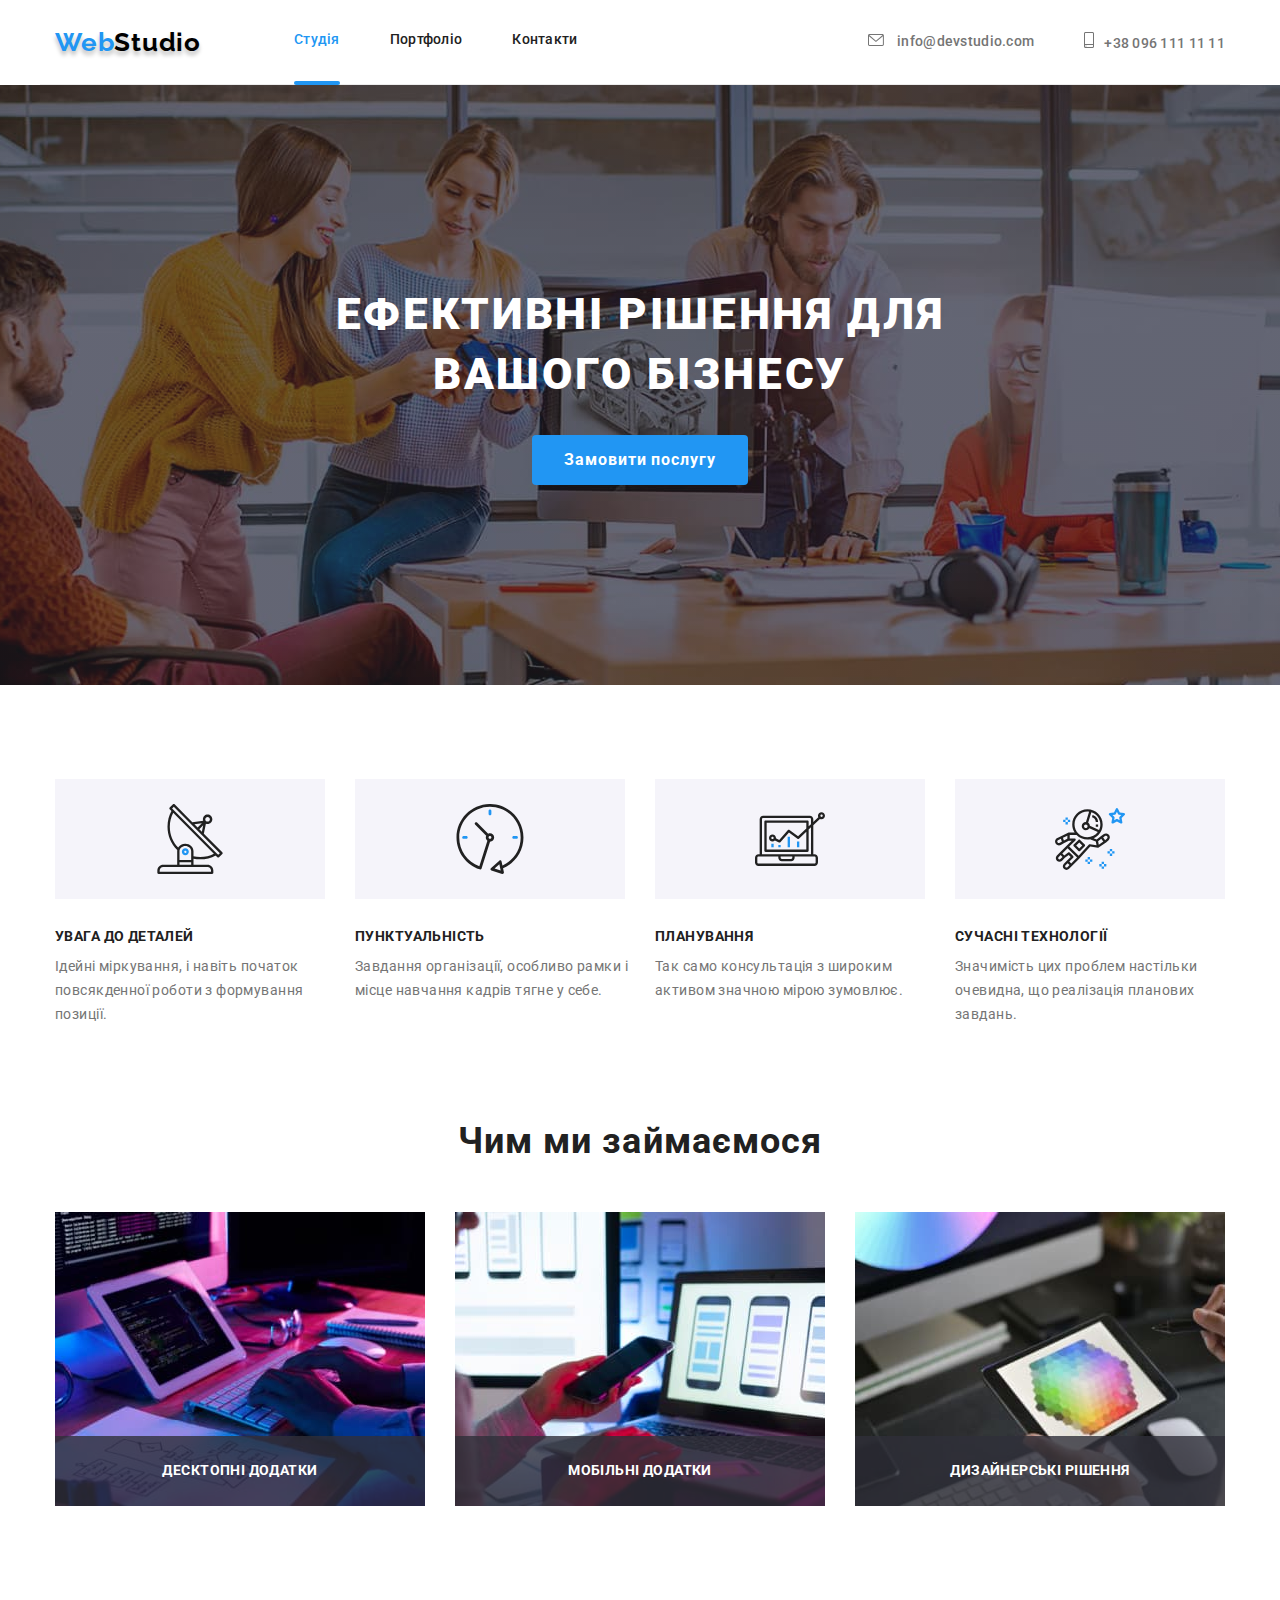
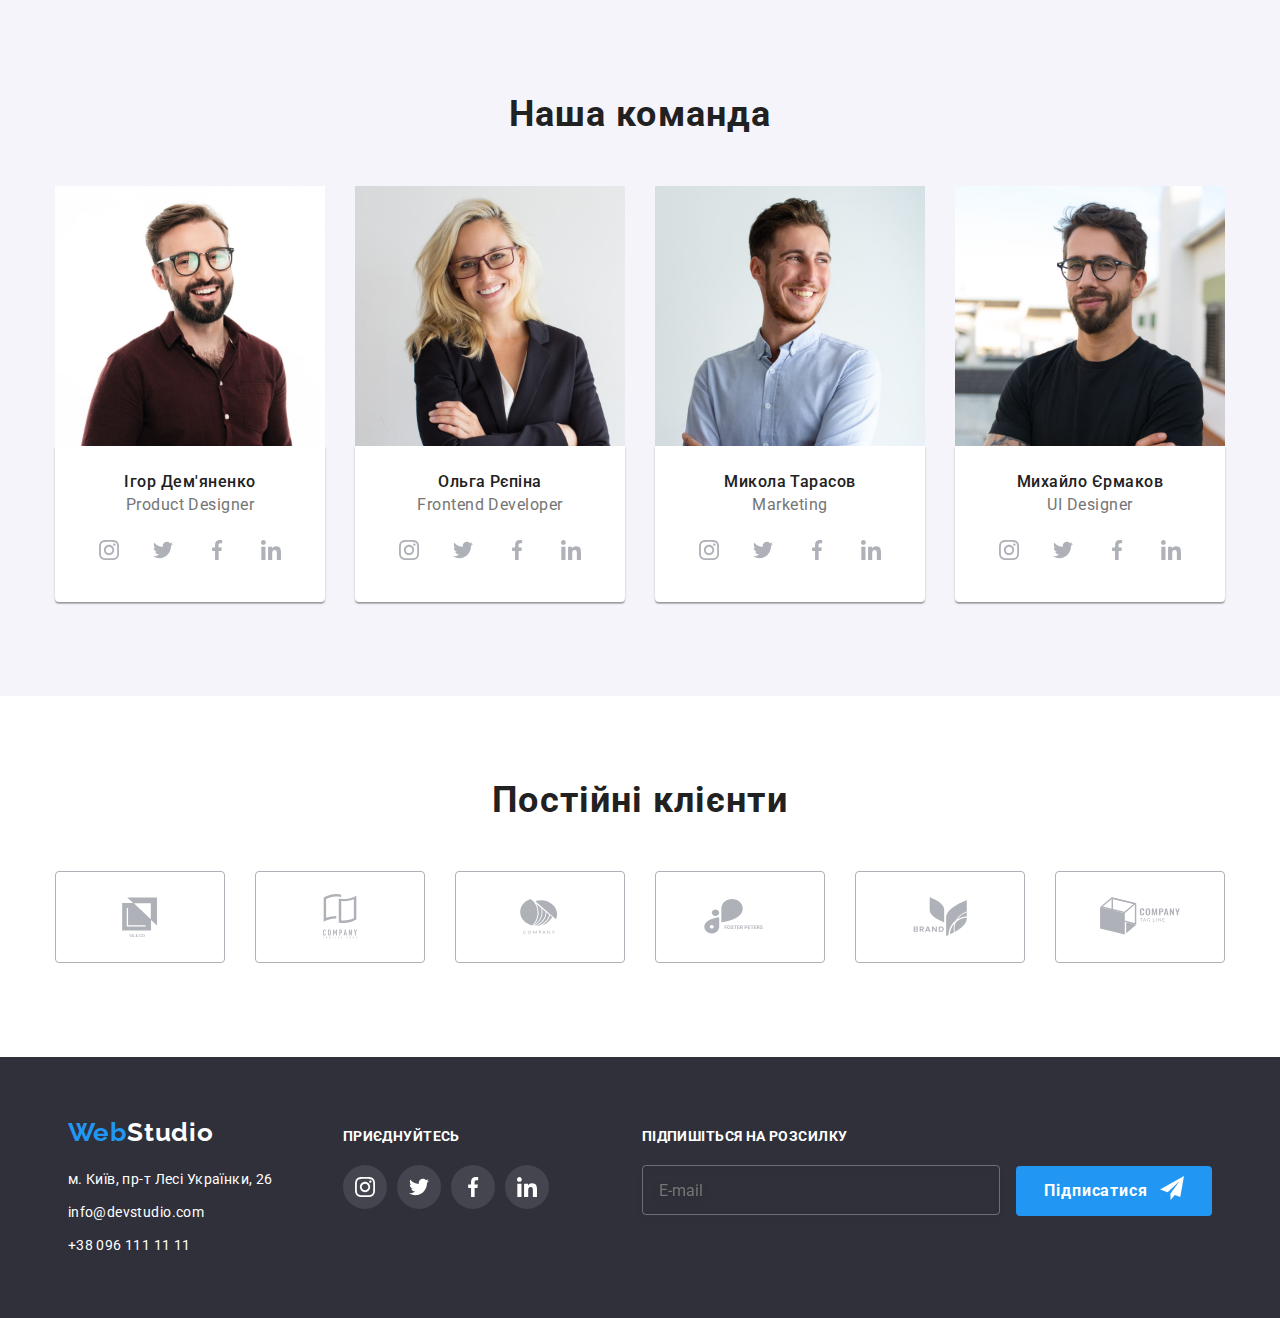
<file: index.html>
<!DOCTYPE html>
<html lang="uk">
<head>
    <meta charset="UTF-8">
    <meta http-equiv="X-UA-Compatible" content="IE=edge">
    <meta name="viewport" content="width=device-width, initial-scale=1.0">
    <title>WebStudio</title>
    <link rel="preconnect" href="https://fonts.googleapis.com">
    <link rel="preconnect" href="https://fonts.gstatic.com" crossorigin>
    <link href="https://fonts.googleapis.com/css2?family=Montserrat:wght@400;700&family=Raleway:wght@700&family=Roboto:wght@400;500;700;900&display=swap" rel="stylesheet">
    <link rel="stylesheet" href="https://cdnjs.cloudflare.com/ajax/libs/modern-normalize/1.1.0/modern-normalize.min.css">
    <link rel="stylesheet" href="./css/main.min.css">
</head>

<body>

    <header class="header">
        <div class="container site-header"> 
        <a class="link" lang="en" href=""><span class="logo">Web</span><span class="logo-end">Studio</span></a>
        <nav class="navigation">
            <ul class="navigation__list list">
                <li class="navigation__item"><a class="navigation__link link link-current" href="">
                    Студія</a></li>
                <li class="navigation__item"><a class="navigation__link link" href="./portfolio.html">Портфоліо</a></li>
                <li class="navigation__item"><a class="navigation__link link" href="">Контакти</a></li>
            </ul>
        </nav>
        <ul class="contact__list list">
                <li class="contact__item">
                    <a href="mailto:info@devstudio.com" class="contact__link link"><svg width="16" height="12" 
                            class="contact__icon">
                                <use href="./images/icons.svg#icon-envelope-1"></use>
                            </svg>
                        info@devstudio.com</a>
            </li>
                <li class="contact__item"><a href="tel:+380961111111" class="contact__link link"><svg width="10" height="16" 
                            class="contact__icon">
                                <use href="./images/icons.svg#icon-smartphone-1-1"></use>
                            </svg>+38 096 111 11 11</a>
            </li>
        </ul>
        </div>
    </header>

    <main>
        <section class="hero">
            <div class="container">
               <h1 class="hero__title">Ефективні рішення для вашого бізнесу</h1>
                 <button type="button" class="hero__btn" data-modal-open>Замовити послугу</button>
            </div>
        </section>
        
        <section class="features">
            <div class="container">
            <h2 class="visualy-hidden title">Особливості</h2>
            <ul class="features__list list">
                <li class="features__item">
                    <div class="features__block">
                        <svg width="70" height="70" class="features__icons">
                            <use href="./images/icons.svg#icon-antenna"></use>
                        </svg>
                    </div>
                    <h3 class="features__title">УВАГА ДО ДЕТАЛЕЙ</h3>
                <p class="features__text">Ідейні міркування, і навіть початок повсякденної роботи з формування позиції.</p>
                </li>
                <li class="features__item">
                    <div class="features__block">
                        <svg width="70" height="70" class="features__icons">
                            <use href="./images/icons.svg#icon-clock"></use>
                        </svg>
                    </div>
                    <h3 class="features__title">ПУНКТУАЛЬНІСТЬ</h3>
                <p class="features__text">Завдання організації, особливо рамки і місце навчання кадрів тягне у себе.</p>
                </li>
                <li class="features__item">
                    <div class="features__block">
                        <svg width="70" height="70" class="features__icons">
                            <use href="./images/icons.svg#icon-diagram"></use>
                        </svg>
                    </div>
                    <h3 class="features__title">ПЛАНУВАННЯ</h3>
                <p class="features__text">Так само консультація з широким активом значною мірою зумовлює.</p> 
                </li>
                <li class="features__item">
                    <div class="features__block">
                        <svg width="70" height="70" class="features__icons">
                            <use href="./images/icons.svg#icon-astronaut"></use>
                        </svg>
                    </div>
                    <h3 class="features__title">СУЧАСНІ ТЕХНОЛОГІЇ</h3>
                <p class="features__text">Значимість цих проблем настільки очевидна, що реалізація планових завдань.</p>
                </li>
            </ul>
            </div>

        </section>
        <section class="work">
            <div class="container">
            <h3 class="work__title">Чим ми займаємося</h3>
            <ul class="work__list list">
                <li class="work__item item">
                <div class="work__wrapper">
                <img src="./images/box_1.jpg" alt="людина пише код" width="370">
                <p class="work__text">Десктопні додатки</p>
                </div>    
                
                </li>
                <li class="work__item item">
                    <div class="work__wrapper">
                        <img src="./images/box_2.jpg" alt="людина налаштовує відображення в  додатку" width="370">
                        <p class="work__text">Мобільні додатки</p>
                    </div>
                </li>
                <li class="work__item item">
                    <div class="work__wrapper">
                        <img src="./images/box_3.jpg" alt="людина переглядає палітру кольорів" width="370">
                        <p class="work__text">Дизайнерські рішення</p>
                   </div>
            </li>
            </ul>
            </div>
        </section>

        <section class="team">
            <div class="container">
            <h3 class="team__title">Наша команда</h3>
            <ul class="card__list list">
                <li class="card__list--item"><img src="./images/img.jpg" alt="Product Designer" width="270">
                    <div class="card__container">
                <h3 class="card__container--name">Ігор Дем'яненко</h3> 
                <p lang="en" class="card__container--info">Product Designer</p>
                <ul class="socials__list list">
                    <li class="socials__list--items">
                        <a href="#" class="socials__list--link link">
                            <svg width="20" height="20">
                                <use href="./images/icons.svg#icon-instagram"></use>
                            </svg>
                        </a></li>
                    <li class="socials__list--items"><a href="#" class="socials__list--link link">
                        <svg width="20" height="20">
                                <use href="./images/icons.svg#icon-twitter"></use>
                            </svg>
                    </a></li>
                    <li class="socials__list--items"><a href="#" class="socials__list--link link">
                        <svg width="20" height="20">
                                <use href="./images/icons.svg#icon-facebook"></use>
                            </svg>
                    </a></li>
                    <li class="socials__list--items"><a href="#" class="socials__list--link link">
                        <svg width="20" height="20">
                                <use href="./images/icons.svg#icon-linkedin"></use>
                            </svg>
                    </a></li>
                </ul>
                </div>
                </li>
                <li class="card__list--item"><img src="./images/img_1.jpg" alt="Frontend Developer" width="270">
                    <div class="card__container">
                <h3 class="card__container--name">Ольга Рєпіна</h3>    
                <p lang="en" class="card__container--info">Frontend Developer</p>
                <ul class="socials__list list">
                    <li class="socials__list--items">
                        <a href="#" class="socials__list--link link">
                            <svg width="20" height="20">
                                <use href="./images/icons.svg#icon-instagram"></use>
                            </svg>
                        </a></li>
                    <li class="socials__list--items"><a href="#" class="socials__list--link link">
                        <svg width="20" height="20">
                                <use href="./images/icons.svg#icon-twitter"></use>
                            </svg>
                    </a></li>
                    <li class="socials__list--items"><a href="#" class="socials__list--link link">
                        <svg width="20" height="20">
                                <use href="./images/icons.svg#icon-facebook"></use>
                            </svg>
                    </a></li>
                    <li class="socials__list--items"><a href="#" class="socials__list--link link">
                        <svg width="20" height="20">
                                <use href="./images/icons.svg#icon-linkedin"></use>
                            </svg>
                    </a></li>
                </ul>
                </div>
                </li>
                <li class="card__list--item"><img src="./images/img_2.jpg" alt="Marketing" width="270">
                    <div class="card__container">
                <h3 class="card__container--name">Микола Тарасов</h3>
                <p lang="en" class="card__container--info">Marketing</p>
                <ul class="socials__list list">
                    <li class="socials__list--items">
                        <a href="#" class="socials__list--link link">
                            <svg width="20" height="20">
                                <use href="./images/icons.svg#icon-instagram"></use>
                            </svg>
                        </a></li>
                    <li class="socials__list--items"><a href="#" class="socials__list--link link">
                        <svg width="20" height="20">
                                <use href="./images/icons.svg#icon-twitter"></use>
                            </svg>
                    </a></li>
                    <li class="socials__list--items"><a href="#" class="socials__list--link link">
                        <svg width="20" height="20">
                                <use href="./images/icons.svg#icon-facebook"></use>
                            </svg>
                    </a></li>
                    <li class="socials__list--items"><a href="#" class="socials__list--link link">
                        <svg width="20" height="20">
                                <use href="./images/icons.svg#icon-linkedin"></use>
                            </svg>
                    </a></li>
                </ul>
                </div>
                </li>
                <li class="card__list--item"><img src="./images/img_3.jpg" alt="UI Designer" width="270">
                    <div class="card__container">
                    <h3 class="card__container--name">Михайло Єрмаков</h3>
                <p lang="en" class="card__container--info">UI Designer</p>
                <ul class="socials__list list">
                    <li class="socials__list--items">
                        <a href="#" class="socials__list--link link">
                            <svg width="20" height="20">
                                <use href="./images/icons.svg#icon-instagram"></use>
                            </svg>
                        </a></li>
                    <li class="socials__list--items"><a href="#" class="socials__list--link link">
                        <svg width="20" height="20">
                                <use href="./images/icons.svg#icon-twitter"></use>
                            </svg>
                    </a></li>
                    <li class="socials__list--items"><a href="#" class="socials__list--link link">
                        <svg width="20" height="20">
                                <use href="./images/icons.svg#icon-facebook"></use>
                            </svg>
                    </a></li>
                    <li class="socials__list--items"><a href="#" class="socials__list--link link">
                        <svg width="20" height="20">
                                <use href="./images/icons.svg#icon-linkedin"></use>
                            </svg>
                    </a></li>
                </ul>
                </div>
                </li>
            </ul>
        </div>
        </section>
        <section class="clients">
            <div class="container">
            <h3 class="clients__title">Постійні клієнти</h3>
        <ul class="clients__list list">
            <li class="clients__items">
            <a href="" class="clients__link link">
                <svg class="clients__link--icon" width="41" height="47"><use href="./images/icons.svg#icon-Logo1"></use></svg>
            </a></li>
            <li class="clients__items"><a href="" class="clients__link link"><svg
                class="clients__link--icon" width="41" height="47"><use href="./images/icons.svg#icon-Logo2"></use></svg>
            </a></li>
            <li class="clients__items"><a href="" class="clients__link link">
                <svg class="clients__link--icon" width="41" height="47"><use href="./images/icons.svg#icon-Logo3"></use></svg>
            </a></li>
            <li class="clients__items"><a href="" class="clients__link link">
                <svg class="clients__link--icon" width="41" height="47"><use href="./images/icons.svg#icon-Logo4"></use></svg>
            </a></li>
            <li class="clients__items"><a href="" class="clients__link link">
                <svg class="clients__link--icon" width="41" height="47"><use href="./images/icons.svg#icon-Logo5"></use></svg>
            </a></li>
            <li class="clients__items"><a href="" class="clients__link link">
                <svg class="clients__link--icon" width="41" height="47"><use href="./images/icons.svg#icon-Logo6"></use></svg>
            </a></li>
        </ul>
        </div>
</section>
    </main>
    <footer class="footer">
        <div class="container footer-container">
            <div class="footer__items">
        <a class="footer__logo link" lang="en" href=""><span class="footer__logo--start">Web</span><span class="footer__logo--end">Studio</span></a>
        <address class="address footer-address">
        <ul class="address__list list">
            <li class="address__list--item item"><a href="https://goo.gl/maps/DUpamdZJLcV7v7nf7" target="_blank" 
            rel="noopener noreferrer nofollow" class="address__list--link link">м. Київ, пр-т Лесі Українки, 26</a></li>
            <li class="address__list--item  item"><a class="address__list--link link" href="mailto:info@devstudio.com">info@devstudio.com</a></li>
            <li class="address__list--item  item"><a class="address__list--link link" href="tel:+380961111111">+38 096 111 11 11</a></li>
        </ul>
        </address>
            </div>
        <div class="footer__join">
            <h3 class="footer__join--title">Приєднуйтесь</h3>

            <ul class="footer__socials--list list">

            <li class="footer__socials--items"><a href="" class="footer__socials--link link">
                <svg width="20" height="20" class="footer-soc-icons">
                <use href="./images/icons.svg#icon-instagram"></use>
                            </svg>
                        </a>
                    </li>

            <li class="footer__socials--items"><a href="" class="footer__socials--link link">
                <svg width="20" height="20" class="footer-soc-icons">
                                <use href="./images/icons.svg#icon-twitter"></use>
                            </svg>
                        </a>
                    </li>

            <li class="footer__socials--items"><a href="" class="footer__socials--link link">
                <svg width="20" height="20" class="footer-soc-icons">
                                <use href="./images/icons.svg#icon-facebook"></use>
                            </svg>
                        </a>
                    </li>

            <li class="footer__socials--items"><a href="" class="footer__socials--link link">
                           <svg width="20" height="20" class="footer-soc-icons">
                                <use href="./images/icons.svg#icon-linkedin"></use>
                            </svg></a></li>
        </ul>
        </div>
        <form action="">
            <div class="footer__imput">
                        <label for="email" class="footer__imput--label">Підпишіться на розсилку</label>
            <input type="email" name="email" id="email" placeholder="E-mail" class="footer__imput--text">
            <button type="submit" class="footer__imput--btn">Підписатися<svg width="24" height="24" class="footer__imput--icon">
                                <use href="./images/icons.svg#icon-icon-send"></use></svg></button>
                                </div>
            </form>
        </div>
    </footer>
    <div class="backdrop is-hidden" data-modal>
        <div class="modal modal__container">
         <button type="button" class="modal-close" data-modal-close>
                <svg width="18" height="18" class="footer-soc-icons">
                <use href="./images/icons.svg#icon-close-black"></use>
                            </svg></button>
                            <p class="modal-heading">Залиште свої дані, ми вам передзвонимо</p>
           <form action="">
            <div class="modal-imput-group">
                        <label for="name" class="modal-text" >Ім'я</label>
                        <div class="modal-imput-wrapper">
                            <input type="text" name="name" id="name" class="modal-input">
                             <svg width="18" height="18" class="modal-icon">
                              <use href="./images/icons.svg#icon-person"></use>
                            </svg>
                        </div>           
            </div>

            <div class="modal-imput-group">
                        <label for="tel" class="modal-text">Телефон</label>
                        <div class="modal-imput-wrapper">
                           <input type="tel" name="tel" id="tel" class="modal-input">
                            <svg width="18" height="18" class="modal-icon">
                              <use href="./images/icons.svg#icon-phone"></use>
                            </svg>
                        </div>
            </div>

            <div class="modal-imput-group">
                        <label for="email" class="modal-text">Пошта</label>
                        <div class="modal-imput-wrapper">
                           <input type="email" name="email" id="email" class="modal-input">
                            <svg width="18" height="18" class="modal-icon">
                             <use href="./images/icons.svg#icon-email"></use>
                            </svg>
                        </div>  
            </div>

            <div class="modal-imput-group">
                        <label for="comment" class="modal-text">Комментар</label>
                        <textarea name="comment" id="comment" class="comment-input" placeholder="Введіть текст"></textarea>
            </div>      
            
            <div class="modal-imput-group">
               <input type="checkbox" name="policy-agree"    id="policy-agree"
               class="check-input visualy-hidden">
                <label for="policy-agree" class="policy-text">
                 <span class="check-box">
                   <svg width="11" height="8">
                    <use href="./images/icons.svg#icon-Check"></use>
                   </svg>
                 </span>
                Погоджуюся з розсилкою та приймаю <a href=""> Умови договору </a> 
                </label>
            </div>
            <button type="button" class="submit-btn">Відправити</button>
           </form>
        </div>
    </div>
<script src="./js/modal.js"></script>
   
</body>

</html>
</file>
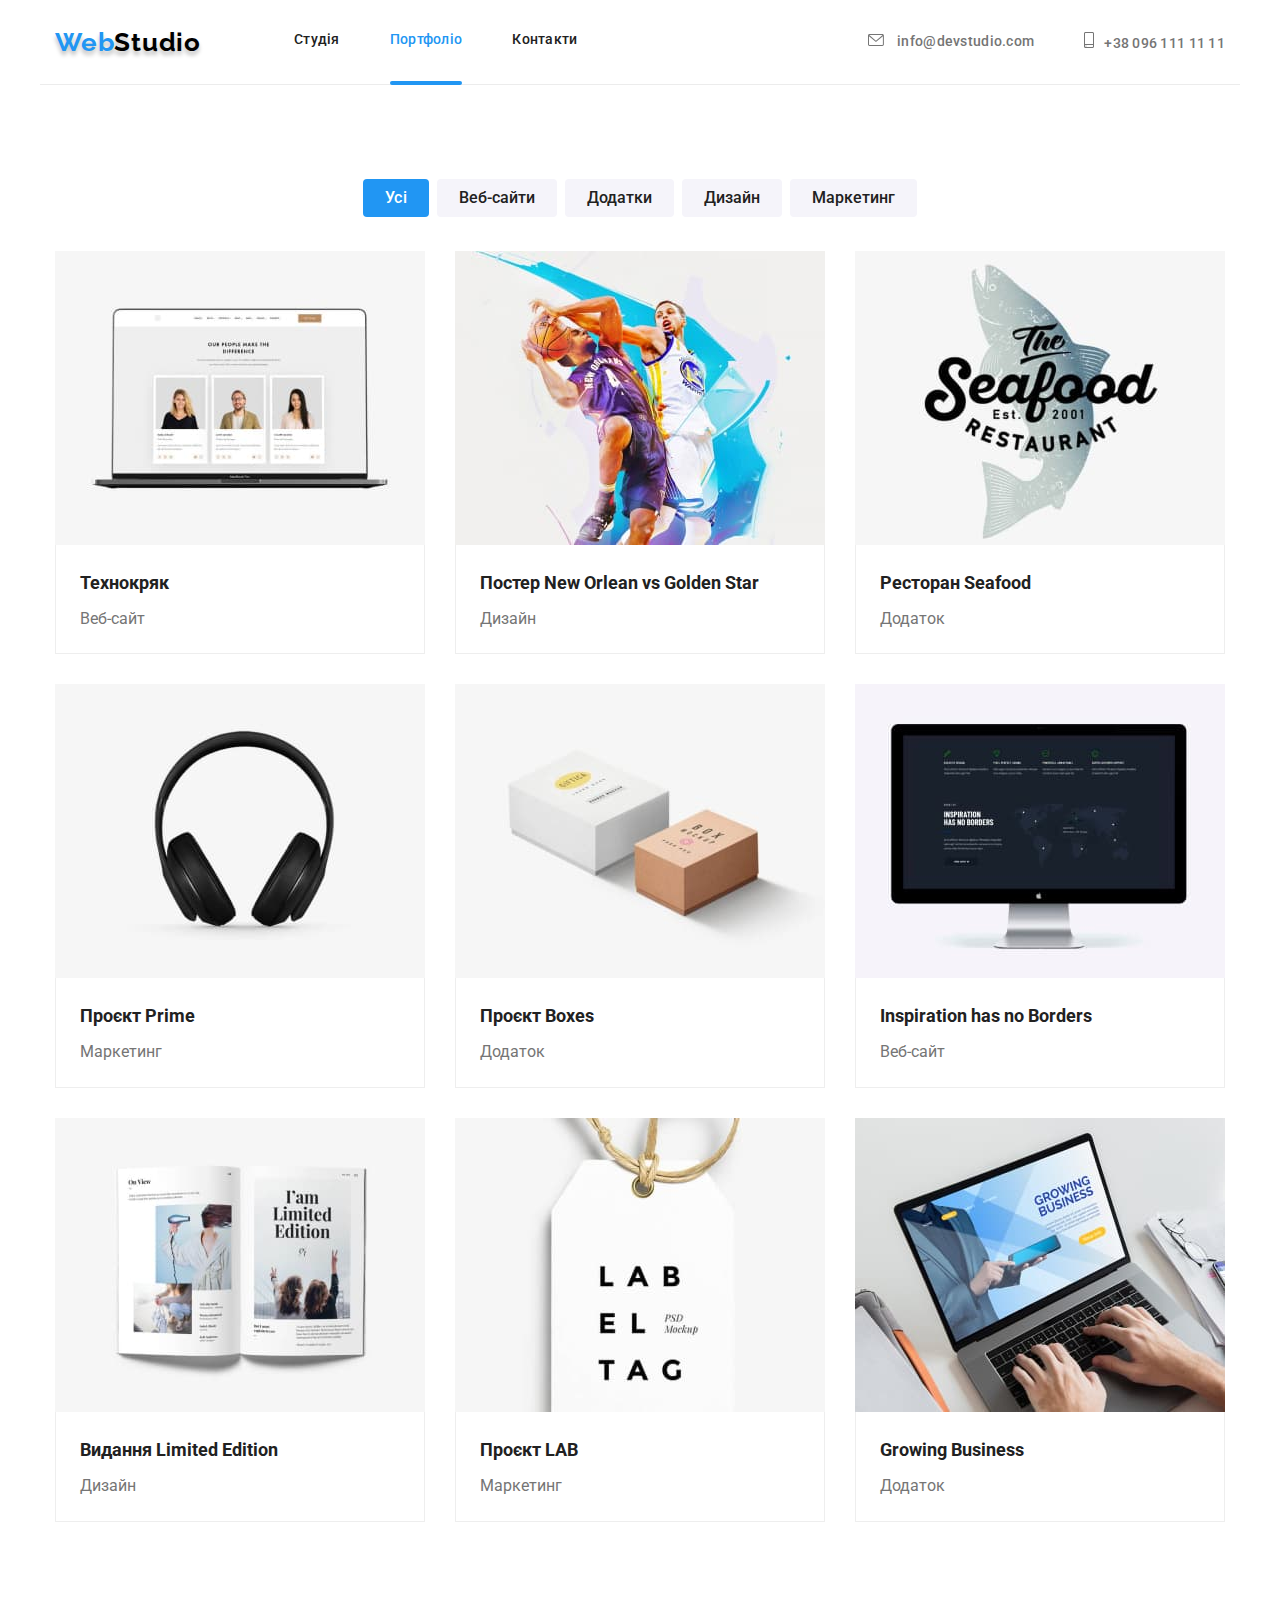
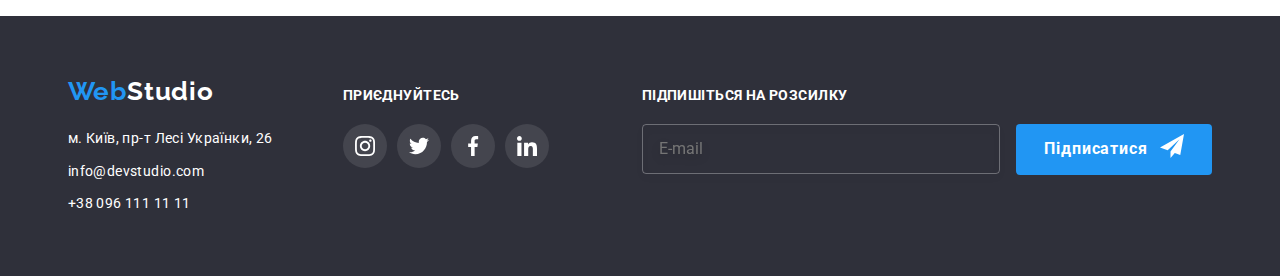
<file: portfolio.html>
<!DOCTYPE html>
<html lang="uk">
<head>
    <meta charset="UTF-8">
    <meta http-equiv="X-UA-Compatible" content="IE=edge">
    <meta name="viewport" content="width=device-width, initial-scale=1.0">
    <title>WebStudio</title>
    <link rel="preconnect" href="https://fonts.googleapis.com">
    <link rel="preconnect" href="https://fonts.gstatic.com" crossorigin>
    <link href="https://fonts.googleapis.com/css2?family=Montserrat:wght@400;700&family=Raleway:wght@700&family=Roboto:wght@400;500;700;900&display=swap" rel="stylesheet">
    <link rel="stylesheet" href="https://cdnjs.cloudflare.com/ajax/libs/modern-normalize/1.1.0/modern-normalize.min.css">
    <link rel="stylesheet" href="./css/main.min.css">
</head>
<body>
<header class="header">
        <div class="container site-header"> 
        <a class="link" lang="en" href=""><span class="logo">Web</span><span class="logo-end">Studio</span></a>
        <nav class="navigation">
            <ul class="navigation__list list">
                <li class="navigation__item"><a class="navigation__link link" href="./index.html">
                    Студія</a></li>
                <li class="navigation__item"><a class="navigation__link link link-current" href="">Портфоліо</a></li>
                <li class="navigation__item"><a class="navigation__link link" href="">Контакти</a></li>
            </ul>
        </nav>
        <ul class="contact__list list">
                <li class="contact__item">
                    <a href="mailto:info@devstudio.com" class="contact__link link"><svg width="16" height="12" 
                            class="contact__icon">
                                <use href="./images/icons.svg#icon-envelope-1"></use>
                            </svg>
                        info@devstudio.com</a>
            </li>
                <li class="contact__item"><a href="tel:+380961111111" class="contact__link link"><svg width="10" height="16" 
                            class="contact__icon">
                                <use href="./images/icons.svg#icon-smartphone-1-1"></use>
                            </svg>+38 096 111 11 11</a>
            </li>
        </ul>
        </div>
    </header>

    <main>
    <section class="portfolio__hero">
        <div class="container">
        <h2 class="visualy-hidden title">Портфоліо</h2>
        <ul class="portfolio__list list">
            <li class="portfolio__item"><button type="button" class="portfolio__item--btn btn-current link">Усі</button></li>
            <li class="portfolio__item"><button type="button" class="portfolio__item--btn link">Веб-сайти</button></li>
            <li class="portfolio__item"><button type="button" class="portfolio__item--btn link">Додатки</button></li>
            <li class="portfolio__item"><button type="button" class="portfolio__item--btn link">Дизайн</button></li>
            <li class="portfolio__item"><button type="button" class="portfolio__item--btn link">Маркетинг</button></li>
        </ul>

        <ul class="projects__list">
            
            <li class="projects__list--item list">
                <a href="" class="link">
                    <div class="projects__wrapper">
                        <img src="./images/img1.jpg" alt="Технокряк" width="370" height="294">
                            <p class="projects__wrapper--text">Ресурс пропокомплексні пропозиції з різним рівнем функціоналусервісів. Все це дозволить відвідувачу отримвичерпні відомості про компанію чи приватну особу.</p>
                    </div>
                    <div class="projects__meta">
                        <h3 class="projects__meta--title">Технокряк</h3>
                        <p class="projects__meta--text">Веб-сайт</p>
                    </div>
                </a>
            </li>


            <li class="projects__list--item list">
                <a href="" class="link">
                    <div class="projects__wrapper">
                        <img src="./images/img2.jpg" alt="Постер" width="370" height="294">
                           <p class="projects__wrapper--text">Ресурс пропокомплексні пропозиції з різним рівнем функціоналусервісів. Все   це дозволить відвідувачу отримвичерпні відомості про компанію чи приватну особу</p>
                    </div>
                    <div class="projects__meta">
                    <h3 class="projects__meta--title">Постер <span lang="en">New Orlean vs Golden Star</span></h3>
                    <p class="projects__meta--text">Дизайн</p>
                   </div>
                </a>
            </li>


            <li class="projects__list--item list">
                <a href="" class="link">
                    <div class="projects__wrapper">
                        <img src="./images/img3.jpg" alt="Ресторан Seafood" width="370" height="294">
                            <p class="projects__wrapper--text">Ресурс пропокомплекпропозиції з різним рівнем функціоналусервісВсе   це дозволить відвідувачу отримвичервідомості про компанію чи приватну особу</p>
                    </div>
                <div class="projects__meta">
                <h3 class="projects__meta--title">Ресторан <span lang="en">Seafood</span></h3> 
                <p class="projects__meta--text">Додаток</p>
                </div>
                </a>
            </li>


            <li class="projects__list--item list">
                <a href="" class="link">
                    <div class="projects__wrapper">
                        <img src="./images/img4.jpg" alt="Навушники" width="370" height="294">
                            <p class="projects__wrapper--text">Ресурс пропокомпле    пропозиції з різним рівнем функціоналусерві    Все   це дозволить відвідувачу отримвиче    відомості про компанію чи приватну особу</p>
                    </div>
                <div class="projects__meta">
                <h3 class="projects__meta--title">Проєкт <span lang="en">Prime</span></h3>
                <p class="projects__meta--text">Маркетинг</p>
                </div>
                </a>
            </li>


            <li class="projects__list--item list">
                <a href="" class="link"> 
                    <div class="projects__wrapper">
                        <img src="./images/img5.jpg" alt="Дві коробки" width="370" height="294">
                           <p class="projects__wrapper--text">Ресурс пропокомпле   пропозиції з різним рівнем функціоналусерві   Все   це дозволить відвідувачу отримвиче   відомості про компанію чи приватну особу</p>
                    </div>
                
                <div class="projects__meta">
                <h3 class="projects__meta--title">Проєкт <span lang="en">Boxes</span></h3>
                <p class="projects__meta--text">Додаток</p>
                </div>
                </a>
            </li>


            <li class="projects__list--item list">
                <a href="" class="link"> 
                    <div class="projects__wrapper">
                        <img src="./images/img6.jpg" alt="Монітор" width="370" height="294">
                            <p class="projects__wrapper--text">Ресурс пропокомплекпропозиції з різним рівнем функціоналусервісВсе   це дозволить відвідувачу отримвичервідомості про компанію чи приватну особу</p>
                    </div>
                <div class="projects__meta">
                <h3 class="projects__meta--title" lang="en">Inspiration has no Borders</h3>
                <p class="projects__meta--text">Веб-сайт</p>
                </div>
                </a>
            </li>


            <li class="projects__list--item list">
                <a href="" class="link"> 
                    <div class="projects__wrapper">
                        <img src="./images/img7.jpg" alt="Журнал" width="370" height="294">
                            <p class="projects__wrapper--text">Ресурс пропокомплекпропозиції з різним рівнем функціоналусервісВсе   це дозволить відвідувачу отримвичервідомості про компанію чи приватну особу</p>
                    </div>
                
                <div class="projects__meta">
                <h3 class="projects__meta--title">Видання <span lang="en">Limited Edition</span></h3>
                <p class="projects__meta--text">Дизайн</p>
                </div>
               </a>
            </li>


            <li class="projects__list--item list">
                <a href="" class="link"> 
                    <div class="projects__wrapper">  
                        <img src="./images/img8.jpg" alt="Етикетка" width="370" height="294">
                            <p class="projects__wrapper--text">Ресурс пропокомплекпропозиції з різним рівнем функціоналусервісВсе   це дозволить відвідувачу отримвичервідомості про компанію чи приватну особу</p>
                        </div>
                <div class="projects__meta">
                <h3 class="projects__meta--title">Проєкт <span lang="en">LAB</span></h3>
                <p class="projects__meta--text">Маркетинг</p>
                </div>
                </a>
            </li>


            <li class="projects__list--item list">
                <a href="" class="link">
                    <div class="projects__wrapper">
                        <img src="./images/img9.jpg" alt="Ноутбук" width="370" height="294">
                           <p class="projects__wrapper--text">Ресурс пропокомпле   пропозиції з різним рівнем функціоналусерві   Все   це дозволить відвідувачу отримвиче   відомості про компанію чи приватну особу</p>
                    </div>
                <div class="projects__meta">
                <h3 class="projects__meta--title" lang="en">Growing Business</h3>
                <p class="projects__meta--text">Додаток</p>
                </div>
                </a>
            </li>
        </ul>
        </div>
    </section>
    </main>
    <footer class="footer">
        <div class="container footer-container">
            <div class="footer__items">
        <a class="footer__logo link" lang="en" href=""><span class="footer__logo--start">Web</span><span class="footer__logo--end">Studio</span></a>
        <address class="address footer-address">
        <ul class="address__list list">
            <li class="address__list--item item"><a href="https://goo.gl/maps/DUpamdZJLcV7v7nf7" target="_blank" 
            rel="noopener noreferrer nofollow" class="address__list--link link">м. Київ, пр-т Лесі Українки, 26</a></li>
            <li class="address__list--item  item"><a class="address__list--link link" href="mailto:info@devstudio.com">info@devstudio.com</a></li>
            <li class="address__list--item  item"><a class="address__list--link link" href="tel:+380961111111">+38 096 111 11 11</a></li>
        </ul>
        </address>
            </div>
        <div class="footer__join">
            <h3 class="footer__join--title">Приєднуйтесь</h3>

            <ul class="footer__socials--list list">

            <li class="footer__socials--items"><a href="" class="footer__socials--link link">
                <svg width="20" height="20" class="footer-soc-icons">
                <use href="./images/icons.svg#icon-instagram"></use>
                            </svg>
                        </a>
                    </li>

            <li class="footer__socials--items"><a href="" class="footer__socials--link link">
                <svg width="20" height="20" class="footer-soc-icons">
                                <use href="./images/icons.svg#icon-twitter"></use>
                            </svg>
                        </a>
                    </li>

            <li class="footer__socials--items"><a href="" class="footer__socials--link link">
                <svg width="20" height="20" class="footer-soc-icons">
                                <use href="./images/icons.svg#icon-facebook"></use>
                            </svg>
                        </a>
                    </li>

            <li class="footer__socials--items"><a href="" class="footer__socials--link link">
                           <svg width="20" height="20" class="footer-soc-icons">
                                <use href="./images/icons.svg#icon-linkedin"></use>
                            </svg></a></li>
        </ul>
        </div>
        <form action="">
            <div class="footer__imput">
                        <label for="email" class="footer__imput--label">Підпишіться на розсилку</label>
            <input type="email" name="email" id="email" placeholder="E-mail" class="footer__imput--text">
            <button type="submit" class="footer__imput--btn">Підписатися<svg width="24" height="24" class="footer__imput--icon">
                                <use href="./images/icons.svg#icon-icon-send"></use></svg></button>
                                </div>
            </form>
        </div>
    </footer>
</body>
</html>
</file>
<file: css/main.min.css>
:root{--primary-background-color: #F5F5F5 ;--secondary-background-color:#F5F4FA ;--header-background-color:#FFFFFF;--hero-footer-background-color:#2F303A;--title-color:#FFFFFF;--primary-text-color: #212121;--secondary-text-color:#757575;--accent-text-color:#2196F3;--header-second-part-color:#000000}p,h1,h2,h3,h4,h5,h6{margin:0px}ul{margin:0px;padding-left:0px}body{font-family:Roboto,sans-serif;color:var(--primary-text-color);background-color:#fff}.container{max-width:1200px;margin:0 auto;padding:0 15px}img{display:block}.link{text-decoration:none}.list{list-style:none}.visualy-hidden{position:absolute;width:1px;height:1px;margin:-1px;border:0;padding:0;white-space:nowrap;-webkit-clip-path:inset(100%);clip-path:inset(100%);clip:rect(0 0 0 0);overflow:hidden}.site-header{display:-webkit-box;display:-ms-flexbox;display:flex;-webkit-box-align:center;-ms-flex-align:center;align-items:center;border-bottom:1px solid #ececec}.logo{font-family:"Raleway";font-style:normal;font-weight:700;font-size:26px;line-height:1.19;letter-spacing:.03em;color:var(--accent-text-color);text-shadow:0px 4px 4px rgba(0,0,0,.25)}.logo-end{font-family:"Raleway";font-weight:700;font-size:26px;line-height:1.19;letter-spacing:.03em;color:var(--header-second-part-color);text-shadow:0px 4px 4px rgba(0,0,0,.25)}.navigation__list{display:-webkit-box;display:-ms-flexbox;display:flex;margin-left:93px}.navigation__item:not(:last-child){margin-right:50px}.navigation__link{display:block;padding:32px 0;font-weight:500;font-size:14px;line-height:1.14;letter-spacing:.02em;color:var(--primary-text-color);-webkit-transition:color 250ms cubic-bezier(0.4, 0, 0.2, 1);transition:color 250ms cubic-bezier(0.4, 0, 0.2, 1)}.navigation__link:hover,.navigation__link:focus{color:var(--accent-text-color)}.link-current{font-weight:500;font-size:14px;line-height:1.14;letter-spacing:.02em;color:var(--accent-text-color)}.link-current::after{content:"";width:100%;height:4px;display:block;-webkit-transform:translateY(33px);transform:translateY(33px);background:#2196f3;border-radius:2px}.contact__list{display:-webkit-box;display:-ms-flexbox;display:flex;margin-left:auto}.contact__item:not(:last-child){margin-right:50px}.contact__link{font-weight:500;font-size:14px;line-height:1.14;letter-spacing:.02em;-webkit-transition:color 250ms cubic-bezier(0.4, 0, 0.2, 1);transition:color 250ms cubic-bezier(0.4, 0, 0.2, 1);color:var(--secondary-text-color)}.contact__link:hover,.contact__link:focus{color:var(--accent-text-color)}.contact__icon{display:-webkit-inline-box;display:-ms-inline-flexbox;display:inline-flex;-webkit-box-pack:center;-ms-flex-pack:center;justify-content:center;-webkit-box-align:center;-ms-flex-align:center;align-items:center;fill:var(--secondary-text-color);margin-right:10px;-webkit-transition:color 250ms cubic-bezier(0.4, 0, 0.2, 1);transition:color 250ms cubic-bezier(0.4, 0, 0.2, 1)}.contact__icon:hover,.contact__icon:focus{fill:#2196f3}.hero{padding-bottom:200px;padding-top:200px;text-align:center;max-width:1600px;margin-left:auto;margin-right:auto;background-image:-webkit-gradient(linear, left top, left bottom, from(rgba(47, 48, 58, 0.4)), to(rgba(47, 48, 58, 0.4))),url("../images/herobg.jpg");background-image:linear-gradient(rgba(47, 48, 58, 0.4), rgba(47, 48, 58, 0.4)),url("../images/herobg.jpg");background-repeat:no-repeat;background-size:cover;background-position:center;background-color:var(--hero-footer-background-color)}.hero__title{font-weight:900;font-size:44px;line-height:1.36;letter-spacing:0.06em;text-transform:uppercase;width:696px;margin-left:auto;margin-right:auto;margin-bottom:30px;color:var(--title-color)}.hero__btn{border:rgba(0,0,0,0);text-align:center;cursor:pointer;border-radius:4px;color:var(--title-color);background-color:var(--accent-text-color);font-weight:700;font-size:16px;line-height:1.9;letter-spacing:0.06em;font-family:inherit;text-align:center;-webkit-box-pack:center;-ms-flex-pack:center;justify-content:center;padding:10px 32px}.features{padding:94px 0}.features__list{display:-webkit-box;display:-ms-flexbox;display:flex}.features__list .features__item :not(:last-child){margin-right:30px}.features__block{display:-webkit-box;display:-ms-flexbox;display:flex;width:270px;height:120px;background-color:var(--secondary-background-color);margin-bottom:30px;-webkit-box-pack:center;-ms-flex-pack:center;justify-content:center;-webkit-box-align:center;-ms-flex-align:center;align-items:center}.features__icons{width:100%;height:100%;padding:25px 100px}.features__title{font-weight:700;font-size:14px;line-height:1.14;letter-spacing:0.03em;color:var(--primary-text-color);margin-bottom:10px}.features__text{font-weight:400;font-size:14px;line-height:1.7;letter-spacing:0.03em;color:var(--secondary-text-color)}.work{max-width:1600px;margin-left:auto;margin-right:auto;padding-bottom:94px}.work__title{font-weight:700;font-size:36px;line-height:42px;letter-spacing:0.03em;text-align:center;color:var(--primary-text-color);margin-bottom:50px}.work__list{display:-webkit-box;display:-ms-flexbox;display:flex}.work__list .work__item:not(:last-child){background-color:var(--header-background-color);margin-right:30px}.work__wrapper{position:relative}.work__text{font-weight:700;font-size:14px;line-height:1.14;letter-spacing:0.03em;position:absolute;bottom:0;width:100%;padding:27px 0;-ms-flex-item-align:center;align-self:center;text-align:center;text-transform:uppercase;color:#fff;background-color:rgba(47,48,58,.8)}.team{max-width:1600px;margin-left:auto;margin-right:auto;padding:94px 0;background-color:var(--secondary-background-color)}.team__title{font-weight:700;font-size:36px;line-height:1.16;letter-spacing:0.03em;text-align:center;color:var(--primary-text-color);margin-bottom:50px}.card__list{display:-webkit-box;display:-ms-flexbox;display:flex}.card__list .card__list--item{background-color:var(--header-background-color)}.card__list .card__list--item.card__list--item:not(:last-child){margin-right:auto}.card__container{padding-top:30px;padding-bottom:30px;max-width:270px;text-align:center;-webkit-box-shadow:0px 1px 3px rgba(0,0,0,.12),0px 1px 1px rgba(0,0,0,.14),0px 2px 1px rgba(0,0,0,.2);box-shadow:0px 1px 3px rgba(0,0,0,.12),0px 1px 1px rgba(0,0,0,.14),0px 2px 1px rgba(0,0,0,.2);border-radius:0px 0px 4px 4px}.card__container--name{font-weight:500;font-size:16px;line-height:.8;letter-spacing:0.03em;color:var(--primary-text-color);margin-bottom:10px}.card__container--info{font-weight:400;font-size:16px;line-height:.8;letter-spacing:0.03em;color:var(--secondary-text-color);margin-bottom:16px}.socials__list{display:-webkit-box;display:-ms-flexbox;display:flex;-webkit-box-pack:center;-ms-flex-pack:center;justify-content:center;-webkit-box-align:center;-ms-flex-align:center;align-items:center}.socials__list--items{width:44px;height:44px}.socials__list--items:not(:last-child){margin-right:10px}.socials__list--link{width:100%;height:100%;display:-webkit-box;display:-ms-flexbox;display:flex;border-radius:50%;-webkit-box-pack:center;-ms-flex-pack:center;justify-content:center;-webkit-box-align:center;-ms-flex-align:center;align-items:center;fill:#afb1b8;-webkit-transition:background-color 250ms cubic-bezier(0.4, 0, 0.2, 1),fill 250ms cubic-bezier(0.4, 0, 0.2, 1);transition:background-color 250ms cubic-bezier(0.4, 0, 0.2, 1),fill 250ms cubic-bezier(0.4, 0, 0.2, 1)}.socials__list--link:hover,.socials__list--link:focus{background-color:#2196f3;fill:#fff}.clients{padding-top:84px;padding-bottom:94px}.clients__title{font-weight:700;font-size:36px;line-height:1.16;letter-spacing:0.03em;text-align:center;color:var(--primary-text-color);margin-bottom:50px}.clients__list{display:-webkit-box;display:-ms-flexbox;display:flex;-webkit-box-pack:center;-ms-flex-pack:center;justify-content:center;-webkit-box-align:center;-ms-flex-align:center;align-items:center}.clients__items{width:170px;height:92px;border:1px solid #afb1b8;border-radius:4px}.clients__items:not(:last-child){margin-right:30px}.clients__items:hover,.clients__items:focus{border-color:#2196f3}.clients__link{width:100%;height:100%;display:-webkit-box;display:-ms-flexbox;display:flex;-webkit-box-pack:center;-ms-flex-pack:center;justify-content:center;-webkit-box-align:center;-ms-flex-align:center;align-items:center;fill:#afb1b8;-webkit-transition:fill 250ms cubic-bezier(0.4, 0, 0.2, 1),border-color 250ms cubic-bezier(0.4, 0, 0.2, 1);transition:fill 250ms cubic-bezier(0.4, 0, 0.2, 1),border-color 250ms cubic-bezier(0.4, 0, 0.2, 1)}.clients__link:hover,.clients__link:focus{fill:var(--accent-text-color)}.clients__link--icon{width:100%;height:100%}.portfolio__hero{padding-top:94px;padding-bottom:94px}.portfolio__list{display:-webkit-box;display:-ms-flexbox;display:flex;-webkit-box-pack:center;-ms-flex-pack:center;justify-content:center;margin-bottom:34px}.portfolio__list .btn-current{font-family:inherit;font-weight:500;font-size:16px;line-height:1.6;letter-spacing:.03em;color:#fff;background-color:var(--accent-text-color)}.portfolio__item:not(:last-child){margin-right:8px}.portfolio__item--btn{border:rgba(0,0,0,0);text-align:center;cursor:pointer;border-radius:4px;color:var(--title-color);background-color:var(--accent-text-color);padding:6px 22px;-webkit-transition-property:background-color;transition-property:background-color;-webkit-transition-duration:250ms;transition-duration:250ms;-webkit-transition-timing-function:cubic-bezier(0.4, 0, 0.2, 1);transition-timing-function:cubic-bezier(0.4, 0, 0.2, 1);font-weight:500;font-size:16px;line-height:1.6;letter-spacing:0.03emem;font-family:inherit;-webkit-box-align:center;-ms-flex-align:center;align-items:center;text-align:center;color:var(--primary-text-color);background-color:var(--secondary-background-color);-webkit-transition:background-color 250ms cubic-bezier(0.4, 0, 0.2, 1),color 250ms cubic-bezier(0.4, 0, 0.2, 1);transition:background-color 250ms cubic-bezier(0.4, 0, 0.2, 1),color 250ms cubic-bezier(0.4, 0, 0.2, 1)}.portfolio__item--btn:hover,.portfolio__item--btn:focus{color:var(--title-color);background-color:var(--accent-text-color);-webkit-box-shadow:0px 1px 1px rgba(0,0,0,.12),0px 4px 4px rgba(0,0,0,.06),1px 4px 6px rgba(0,0,0,.16);box-shadow:0px 1px 1px rgba(0,0,0,.12),0px 4px 4px rgba(0,0,0,.06),1px 4px 6px rgba(0,0,0,.16)}.projects__list{display:-webkit-box;display:-ms-flexbox;display:flex;-ms-flex-wrap:wrap;flex-wrap:wrap;-webkit-box-align:center;-ms-flex-align:center;align-items:center;list-style:none;gap:30px;padding:0;margin:0}.projects__list--item{-webkit-transition-property:-webkit-box-shadow;transition-property:-webkit-box-shadow;transition-property:box-shadow;transition-property:box-shadow, -webkit-box-shadow;-webkit-transition-duration:250ms;transition-duration:250ms;-webkit-transition-timing-function:cubic-bezier(0.4, 0, 0.2, 1);transition-timing-function:cubic-bezier(0.4, 0, 0.2, 1);background-color:var(--primary-background-color);-ms-flex-preferred-size:calc((100% - 60px)/3);flex-basis:calc((100% - 60px)/3);-webkit-box-sizing:border-box;box-sizing:border-box;margin:0;padding:0;position:relative}.projects__list--item:hover,.projects__list--item:focus{-webkit-box-shadow:0px 1px 1px rgba(0,0,0,.12),0px 4px 4px rgba(0,0,0,.06),1px 4px 6px rgba(0,0,0,.16);box-shadow:0px 1px 1px rgba(0,0,0,.12),0px 4px 4px rgba(0,0,0,.06),1px 4px 6px rgba(0,0,0,.16)}.projects__list--item:hover .projects__wrapper--text{-webkit-transform:translateY(0);transform:translateY(0)}.projects__wrapper{position:relative;overflow:hidden}.projects__wrapper--text{font-weight:400;font-size:18px;line-height:1.5;letter-spacing:0.03emem;-webkit-transition-property:-webkit-transform;transition-property:-webkit-transform;transition-property:transform;transition-property:transform, -webkit-transform;-webkit-transition-duration:250ms;transition-duration:250ms;-webkit-transition-timing-function:cubic-bezier(0.4, 0, 0.2, 1);transition-timing-function:cubic-bezier(0.4, 0, 0.2, 1);position:absolute;top:0;color:#fff;background-color:rgba(33,150,243,.9);height:100%;padding:63px 24px;-webkit-transform:translateY(100%);transform:translateY(100%)}.projects__meta{background-color:#fff;padding:20px 24px;border-bottom:1px solid #eee;border-left:1px solid #eee;border-right:1px solid #eee}.projects__meta--title{font-weight:700;font-size:18px;line-height:2;letter-spacing:0.06emem;color:var(--primary-text-color);margin-bottom:4px}.projects__meta--text{font-weight:400;font-size:16px;line-height:1.8;letter-spacing:0.03emem;color:var(--secondary-text-color)}.footer-container{max-width:1600px;display:-webkit-box;display:-ms-flexbox;display:flex;-webkit-box-pack:center;-ms-flex-pack:center;justify-content:center;background-color:var(--hero-footer-background-color)}.footer__items{padding-top:60px;padding-bottom:60px;display:block}.footer__logo--start{font-weight:700;font-size:26px;line-height:1.19;letter-spacing:0.03em;font-family:"Raleway";color:var(--accent-text-color)}.footer__logo--end{font-weight:700;font-size:26px;line-height:1.19;letter-spacing:0.03em;font-family:"Raleway";color:var(--title-color)}.footer-address{margin-top:20px}.address__list--item:not(:last-child){margin-bottom:9px}.address__list--link{font-weight:400;font-size:14px;line-height:1.7;letter-spacing:0.03em;font-style:normal;color:var(--title-color);-webkit-transition:color 250ms cubic-bezier(0.4, 0, 0.2, 1);transition:color 250ms cubic-bezier(0.4, 0, 0.2, 1)}.address__list--link:hover,.address__list--link:focus{color:rgba(255,255,255,.6)}.footer__join{padding-top:72px;padding-bottom:100px;margin-left:70px}.footer__join--title{font-weight:700;font-size:14px;line-height:1.14;letter-spacing:0.03em;text-transform:uppercase;margin-bottom:20px;color:#fff}.footer__socials--list{display:-webkit-box;display:-ms-flexbox;display:flex;-webkit-box-align:center;-ms-flex-align:center;align-items:center}.footer__socials--items{width:44px;height:44px}.footer__socials--items:not(:last-child){margin-right:10px}.footer__socials--link{width:100%;height:100%;display:-webkit-box;display:-ms-flexbox;display:flex;border-radius:50%;-webkit-box-pack:center;-ms-flex-pack:center;justify-content:center;-webkit-box-align:center;-ms-flex-align:center;align-items:center;fill:#fff;background:rgba(255,255,255,.1);-webkit-transition:background-color 250ms cubic-bezier(0.4, 0, 0.2, 1),color 250ms cubic-bezier(0.4, 0, 0.2, 1);transition:background-color 250ms cubic-bezier(0.4, 0, 0.2, 1),color 250ms cubic-bezier(0.4, 0, 0.2, 1)}.footer__socials--link:hover,.footer__socials--link:focus{fill:#fff;background-color:#2196f3}.footer__imput{padding-top:72px;padding-bottom:72px;margin-left:93px}.footer__imput--label{font-weight:700;font-size:14px;line-height:1.14;letter-spacing:0.03em;text-transform:uppercase;margin-bottom:20px;color:#fff;display:block}.footer__imput--text{width:358px;height:50px;padding-left:16px;margin-right:12px;border-radius:4px;background-color:rgba(0,0,0,0);border:1px solid rgba(255,255,255,.3);-webkit-filter:drop-shadow(0px 4px 4px rgba(0, 0, 0, 0.15));filter:drop-shadow(0px 4px 4px rgba(0, 0, 0, 0.15))}.footer__imput--btn{border:rgba(0,0,0,0);text-align:center;cursor:pointer;border-radius:4px;color:var(--title-color);background-color:var(--accent-text-color);font-weight:700;font-size:16px;line-height:1.9;letter-spacing:0.06em;font-family:inherit;display:-webkit-inline-box;display:-ms-inline-flexbox;display:inline-flex;padding:10px 28px}.footer__imput--icon{margin-left:12px;content:""}.backdrop{position:fixed;top:0;left:0;width:100%;height:100%;background-color:rgba(0,0,0,.2)}.backdrop.is-hidden{visibility:hidden;opacity:0;pointer-events:none}.modal{position:absolute;top:50%;left:50%;-webkit-transform:translate(-50%, -50%);transform:translate(-50%, -50%);padding:40px;width:528px;min-height:581px;background-color:#fff;-webkit-box-shadow:0px 1px 3px rgba(0,0,0,.12),0px 1px 1px rgba(0,0,0,.14),0px 2px 1px rgba(0,0,0,.2);box-shadow:0px 1px 3px rgba(0,0,0,.12),0px 1px 1px rgba(0,0,0,.14),0px 2px 1px rgba(0,0,0,.2);border-radius:4px;-webkit-transition:-webkit-transform 250ms cubic-bezier(0.4, 0, 0.2, 1);transition:-webkit-transform 250ms cubic-bezier(0.4, 0, 0.2, 1);transition:transform 250ms cubic-bezier(0.4, 0, 0.2, 1);transition:transform 250ms cubic-bezier(0.4, 0, 0.2, 1), -webkit-transform 250ms cubic-bezier(0.4, 0, 0.2, 1)}.button-close{width:100%;height:100%;display:-webkit-box;display:-ms-flexbox;display:flex;border-radius:50%;-webkit-box-pack:center;-ms-flex-pack:center;justify-content:center;-webkit-box-align:center;-ms-flex-align:center;align-items:center;fill:#fff;background:rgba(255,255,255,.1)}.modal-close{position:absolute;top:8px;right:8px;width:30px;height:30px;background-color:rgba(0,0,0,0);border:1px solid rgba(0,0,0,.1);border-radius:50%;display:-webkit-box;display:-ms-flexbox;display:flex;-webkit-box-align:center;-ms-flex-align:center;align-items:center;-webkit-box-pack:center;-ms-flex-pack:center;justify-content:center;cursor:pointer}.modal-heading{font-weight:700;font-size:20px;line-height:1.15;text-align:center;letter-spacing:.03em;color:#212121;margin-bottom:12px}.modal-imput-group{display:block;margin-bottom:10px}.modal-text{font-weight:400;font-size:12px;line-height:1.16;color:#757575;display:block;margin-bottom:4px}.modal-imput-wrapper{position:relative}.modal-input{width:100%;height:40px;padding-left:42px;border:1px solid rgba(33,33,33,.2);border-radius:4px;-webkit-transition:border-color 250ms cubic-bezier(0.4, 0, 0.2, 1);transition:border-color 250ms cubic-bezier(0.4, 0, 0.2, 1)}.modal-input:focus{border-color:var(--accent-text-color);outline:rgba(0,0,0,0)}.modal-input:focus+.modal-icon{fill:var(--accent-text-color)}.modal-icon{position:absolute;top:50%;left:12px;-webkit-transform:translateY(-50%);transform:translateY(-50%)}.modal-input+.modal-icon{-webkit-transition:border-color 250ms cubic-bezier(0.4, 0, 0.2, 1);transition:border-color 250ms cubic-bezier(0.4, 0, 0.2, 1)}.comment-input{width:100%;height:120px;padding:40px;border:1px solid rgba(33,33,33,.2);border-radius:4px;resize:none;padding:12px 16px;margin-bottom:20px;-webkit-transition:border-color 250ms cubic-bezier(0.4, 0, 0.2, 1);transition:border-color 250ms cubic-bezier(0.4, 0, 0.2, 1)}.comment-input::-webkit-input-placeholder{font-weight:400;font-size:12px;line-height:1.16;color:rgba(117,117,117,.5)}.comment-input::-moz-placeholder{font-weight:400;font-size:12px;line-height:1.16;color:rgba(117,117,117,.5)}.comment-input:-ms-input-placeholder{font-weight:400;font-size:12px;line-height:1.16;color:rgba(117,117,117,.5)}.comment-input::-ms-input-placeholder{font-weight:400;font-size:12px;line-height:1.16;color:rgba(117,117,117,.5)}.comment-input::placeholder{font-weight:400;font-size:12px;line-height:1.16;color:rgba(117,117,117,.5)}.comment-input:focus{border-color:var(--accent-text-color);outline:rgba(0,0,0,0)}.check-input{position:absolute;background-size:contain;background-origin:border-box}.check-box{content:"";width:16px;height:15px;border:2px solid #000;border-radius:2px;margin-right:9px;display:-webkit-box;display:-ms-flexbox;display:flex;-webkit-box-pack:center;-ms-flex-pack:center;justify-content:center}.policy-agree:checked+label>span{border:none;background-color:var(--accent-text-color)}.policy-text{display:-webkit-box;display:-ms-flexbox;display:flex;-webkit-box-align:center;-ms-flex-align:center;align-items:center;-webkit-box-pack:center;-ms-flex-pack:center;justify-content:center;font-weight:400;font-size:14px;line-height:1.71;letter-spacing:.03em;color:#757575;margin-bottom:30px}.check-box{width:16px;height:15px;border:2px solid #212121;border-radius:2px;margin-right:10px;display:-webkit-box;display:-ms-flexbox;display:flex;-webkit-box-pack:center;-ms-flex-pack:center;justify-content:center;-webkit-box-align:center;-ms-flex-align:center;align-items:center;cursor:pointer}.check-box svg{width:11px;height:100%;fill:rgba(0,0,0,0)}.check-input:checked+label>span{border:none;background-color:var(--accent-text-color)}.check-input:checked+label>span svg{fill:var(--title-color)}.policy-text a{color:var(--accent-text-color);margin-left:4px}.submit-btn{border:rgba(0,0,0,0);text-align:center;cursor:pointer;border-radius:4px;color:var(--title-color);background-color:var(--accent-text-color);font-weight:700;font-size:16px;line-height:1.9;letter-spacing:0.06em;font-family:inherit;-webkit-box-align:center;-ms-flex-align:center;align-items:center;display:block;-webkit-box-pack:center;-ms-flex-pack:center;justify-content:center;padding:10px 52px;margin-left:auto;margin-right:auto}/*# sourceMappingURL=main.min.css.map */
</file>
